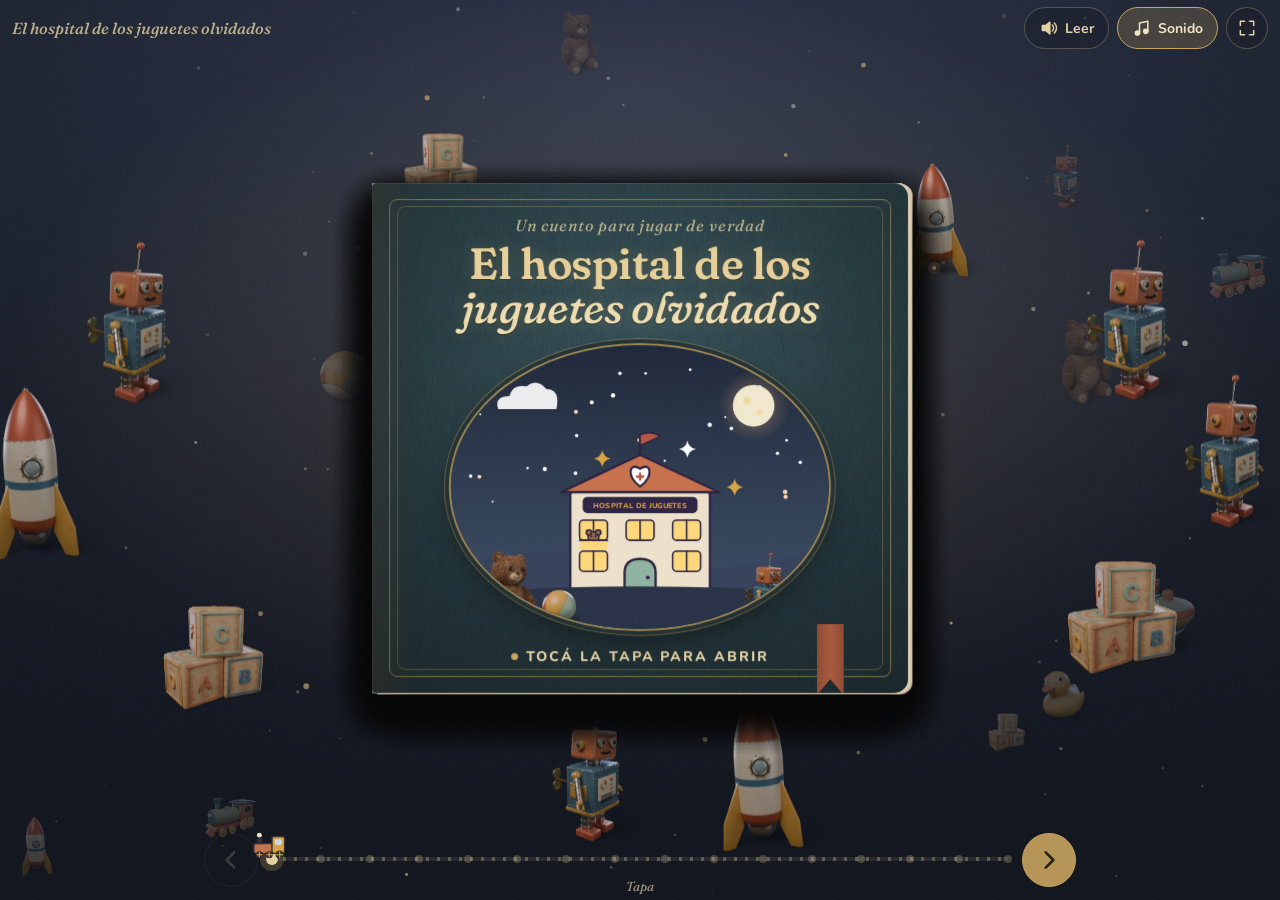
<file: index.html>
<!doctype html>
<html lang="es">
<head>
  <meta charset="utf-8">
  <meta name="viewport" content="width=device-width, initial-scale=1, viewport-fit=cover">
  <title>El hospital de los juguetes olvidados</title>
  <meta name="description" content="Un cuento animado para chicos de 6 a 12 años sobre las pantallas, el juego y las chispitas de alegría sana.">
  <meta name="theme-color" content="#161b27">
  <meta property="og:title" content="El hospital de los juguetes olvidados">
  <meta property="og:description" content="Un cuento para jugar de verdad.">
  <link rel="icon" href="data:image/svg+xml,<svg xmlns='http://www.w3.org/2000/svg' viewBox='0 0 100 100'><text y='.9em' font-size='90'>🧸</text></svg>">
  <link rel="preconnect" href="https://fonts.googleapis.com">
  <link rel="preconnect" href="https://fonts.gstatic.com" crossorigin>
  <link href="https://fonts.googleapis.com/css2?family=Fraunces:opsz,wght,SOFT@9..144,500..700,100&family=Nunito:wght@600;700;800&display=swap" rel="stylesheet">
  <link rel="stylesheet" href="css/estilos.css?v=31">
</head>
<body class="animo-noche">

  <!-- Degradés y filtros compartidos por las ilustraciones (paleta apagada) -->
  <svg class="defs" width="0" height="0" aria-hidden="true" focusable="false">
    <defs>
      <linearGradient id="gNoche" x1="0" y1="0" x2="0" y2="1"><stop offset="0" stop-color="#1c2538"/><stop offset="1" stop-color="#3e5068"/></linearGradient>
      <linearGradient id="gDia" x1="0" y1="0" x2="0" y2="1"><stop offset="0" stop-color="#a9c6d3"/><stop offset="1" stop-color="#eee6d6"/></linearGradient>
      <linearGradient id="gAtardecer" x1="0" y1="0" x2="0" y2="1"><stop offset="0" stop-color="#d9a17f"/><stop offset="1" stop-color="#f1e0c6"/></linearGradient>
      <linearGradient id="gAmanecer" x1="0" y1="0" x2="0" y2="1"><stop offset="0" stop-color="#e2ae86"/><stop offset=".6" stop-color="#efd9b8"/><stop offset="1" stop-color="#f4ead8"/></linearGradient>
      <linearGradient id="gCuarto" x1="0" y1="0" x2="0" y2="1"><stop offset="0" stop-color="#c9d6d6"/><stop offset="1" stop-color="#ebe6dc"/></linearGradient>
      <linearGradient id="gOscuro" x1="0" y1="0" x2="0" y2="1"><stop offset="0" stop-color="#141a28"/><stop offset="1" stop-color="#2a3650"/></linearGradient>
      <linearGradient id="gPantalla" x1="0" y1="0" x2="0" y2="1"><stop offset="0" stop-color="#c3f0ff"/><stop offset="1" stop-color="#5fb8e6"/></linearGradient>
      <radialGradient id="gLuzFria"><stop offset="0" stop-color="#7fd6ff" stop-opacity=".7"/><stop offset="1" stop-color="#7fd6ff" stop-opacity="0"/></radialGradient>
      <radialGradient id="gLuzCalida"><stop offset="0" stop-color="#f0c27a" stop-opacity=".85"/><stop offset="1" stop-color="#e0a070" stop-opacity="0"/></radialGradient>
      <filter id="fGris"><feColorMatrix type="saturate" values=".1"/></filter>
    </defs>
  </svg>

  <!-- MUNDO (atrás del libro): juguetes flotando, luz y polvo -->
  <div class="mundo" id="mundo" aria-hidden="true">
    <div class="mundo-tinte"></div>
    <canvas id="ambiente"></canvas>
    <div class="capa capa-lejos" id="capaLejos"></div>
    <div class="capa capa-medio" id="capaMedio"></div>
    <div class="capa capa-asomos" id="asomos"></div>
  </div>

  <div id="precarga" aria-hidden="true">
    <div class="pre-osito">🧸</div>
    <p>Abriendo el cuento…</p>
  </div>

  <header class="barra">
    <div class="marca"><span class="marca-txt">El hospital de los juguetes olvidados</span></div>
    <div class="controles">
      <button class="ctrl" id="btnVoz" aria-pressed="false" title="Leer en voz alta">
        <svg viewBox="0 0 24 24" aria-hidden="true"><path class="lleno" d="M4 9v6h4l5 4V5L8 9H4z"/><path class="onda" d="M16 8.5a5 5 0 0 1 0 7M18.5 6a8.5 8.5 0 0 1 0 12"/></svg>
        <span>Leer</span>
      </button>
      <button class="ctrl" id="btnSonido" aria-pressed="true" title="Música y sonidos">
        <svg viewBox="0 0 24 24" aria-hidden="true"><path d="M9 18V6l10-2v12"/><circle class="lleno" cx="6.5" cy="18" r="2.5"/><circle class="lleno" cx="16.5" cy="16" r="2.5"/></svg>
        <span>Sonido</span>
      </button>
      <button class="ctrl ctrl-solo" id="btnPantalla" title="Pantalla completa" aria-label="Pantalla completa">
        <svg viewBox="0 0 24 24" aria-hidden="true"><path d="M4 9V4h5M20 9V4h-5M4 15v5h5M20 15v5h-5"/></svg>
      </button>
    </div>
  </header>

  <main class="escenario" id="escenario">
    <div class="flota">
      <div class="inclina" id="inclina">
        <div class="libro cerrado" id="libro" aria-live="polite"></div>
      </div>
    </div>
  </main>

  <!-- FRENTE (arriba del libro): cosas que salen del libro, personajes en el borde, flechas-guía -->
  <div class="frente-mundo" id="frenteMundo" aria-hidden="true"></div>
  <div class="bordes" id="bordes"></div>
  <svg class="guia" id="guia" aria-hidden="true"></svg>

  <nav class="ruta" aria-label="Pasar páginas">
    <button class="nav-btn" id="ant" aria-label="Página anterior">
      <svg viewBox="0 0 24 24" aria-hidden="true"><path d="M15 5l-7 7 7 7"/></svg>
    </button>
    <div class="riel">
      <div class="via"></div>
      <div class="estaciones" id="estaciones"></div>
      <div class="trencito" id="trencito" aria-hidden="true">
        <svg viewBox="0 0 60 40">
          <rect x="4" y="16" width="30" height="14" rx="3" fill="#c8704a" stroke="#2e2a33" stroke-width="2"/>
          <rect x="30" y="6" width="18" height="24" rx="3" fill="#d9a441" stroke="#2e2a33" stroke-width="2"/>
          <rect x="34" y="10" width="10" height="8" rx="2" fill="#c9dde6"/>
          <rect x="9" y="8" width="7" height="9" fill="#2e2a33"/>
          <circle class="humo" cx="12" cy="4" r="3.5" fill="#efe3cc"/>
          <g class="rueda"><circle cx="12" cy="32" r="5" fill="#2e2a33"/><path d="M12 28v8M8 32h8" stroke="#d9a441" stroke-width="1.5"/></g>
          <g class="rueda"><circle cx="26" cy="32" r="5" fill="#2e2a33"/><path d="M26 28v8M22 32h8" stroke="#d9a441" stroke-width="1.5"/></g>
          <g class="rueda"><circle cx="41" cy="32" r="6" fill="#2e2a33"/><path d="M41 27v10M36 32h10" stroke="#d9a441" stroke-width="1.5"/></g>
        </svg>
      </div>
      <div class="contador" id="contador">Tapa</div>
    </div>
    <button class="nav-btn nav-sig" id="sig" aria-label="Página siguiente">
      <svg viewBox="0 0 24 24" aria-hidden="true"><path d="M9 5l7 7-7 7"/></svg>
    </button>
  </nav>

  <div class="confeti-capa" id="confeti" aria-hidden="true"></div>
  <div class="grano" aria-hidden="true"></div>

  <div class="modal" id="grandes" role="dialog" aria-modal="true" aria-labelledby="grandesTitulo" hidden>
    <div class="modal-caja">
      <button class="modal-cerrar" data-accion="cerrar" aria-label="Cerrar">✕</button>
      <h2 id="grandesTitulo">Para mamás, papás y docentes</h2>
      <p>Este cuento es una invitación a conversar, no un reto. Algunas ideas para después de leerlo:</p>
      <ul id="consejos"></ul>
      <button class="btn-suave" data-accion="cerrar">Entendido</button>
    </div>
  </div>

  <!-- DISEÑO: texto + ilustraciones · FUNCIONALIDAD: mundo + libro -->
  <script src="js/cuento.js?v=31"></script>
  <script src="js/ilustraciones.js?v=31"></script>
  <script src="js/mundo.js?v=31"></script>
  <script src="js/app.js?v=32"></script>
</body>
</html>
</file>
<file: css/estilos.css>
/* ============================================================
   ESTILO · El hospital de los juguetes olvidados
   Paleta apagada y cálida: noche profunda, papel crema, dorado viejo
   y un solo acento terracota. Lo frío (cian) es solo de las pantallas.
   ============================================================ */
:root {
  --fondo: #161b27;
  --fondo-2: #232b3d;
  --papel: #f3ebdc;
  --papel-2: #e9ddc7;
  --tinta: #2e2a33;
  --tinta-suave: #6a6070;
  --terracota: #c8704a;
  --terracota-texto: #a4512e;
  --oro: #c9a45c;
  --oro-claro: #e6d3a3;
  --salvia: #8fb3a0;
  --petroleo: #3f6e8c;
  --crema: #efe3cc;
  --frio: #7fd6ff;
  --pw: 360px;   /* ancho de UNA página */
  --ph: 300px;   /* alto de UNA página */
  --ease: cubic-bezier(.16, 1, .3, 1);
  --giro: cubic-bezier(.645, .045, .355, 1);
  --t-hoja: 1.1s;
  --barra: 56px;
  --ruta: 80px;
  --serif: 'Fraunces', Georgia, serif;
}

* { box-sizing: border-box; }
html, body { margin: 0; height: 100%; overflow: hidden; }
body {
  background: radial-gradient(110% 80% at 50% 10%, #2a3348 0%, var(--fondo) 60%, #0e121b 100%);
  color: var(--crema);
  font-family: 'Nunito', system-ui, sans-serif;
  -webkit-tap-highlight-color: transparent;
  -webkit-user-select: none; user-select: none;
  touch-action: manipulation; overscroll-behavior: none;
}
button { font: inherit; color: inherit; cursor: pointer; touch-action: manipulation; }
.defs { position: absolute; width: 0; height: 0; overflow: hidden; }

/* ---------- MUNDO (atrás) ---------- */
.mundo { position: fixed; inset: 0; z-index: 0; pointer-events: none; overflow: hidden; }
.mundo-tinte {
  position: absolute; inset: -10%; transition: background 1.6s ease, opacity 1.6s;
  background: radial-gradient(60% 50% at 50% 42%, rgba(240, 194, 122, .16), transparent 70%);
}
.animo-frio .mundo-tinte { background: radial-gradient(60% 55% at 50% 45%, rgba(127, 214, 255, .2), transparent 70%); }
.animo-calido .mundo-tinte { background: radial-gradient(65% 55% at 50% 45%, rgba(224, 160, 112, .28), transparent 72%); }
.animo-dia .mundo-tinte { background: radial-gradient(70% 60% at 50% 40%, rgba(233, 214, 170, .3), transparent 72%); }
#ambiente { position: absolute; inset: 0; width: 100%; height: 100%; }
.capa { position: absolute; inset: 0; will-change: transform; }
.flotante { position: absolute; left: 0; top: 0; transition: opacity 1.2s ease; }
.flotante img, .flotante svg { display: block; width: 100%; height: auto; }
.flotante .gira { animation: flotarMundo var(--dur, 9s) ease-in-out var(--del, 0s) infinite alternate; }
@keyframes flotarMundo {
  from { transform: translateY(0) rotate(var(--r0, -8deg)); }
  to { transform: translateY(-22px) rotate(var(--r1, 8deg)); }
}
.capa-lejos .flotante { opacity: .32; }
.capa-medio .flotante { opacity: .85; }
.animo-frio .capa-lejos .flotante, .animo-frio .capa-medio .flotante { opacity: .22; }
.animo-frio .capa-medio .flotante.pantalla { opacity: 1; }
.flotante.pantalla { opacity: 0; }
.flotante.pantalla .gira { background: radial-gradient(closest-side, rgba(127, 214, 255, .35), transparent); border-radius: 50%; }
.animo-frio .flotante.pantalla { opacity: 1; }
.animo-calido .capa-medio .flotante, .animo-dia .capa-medio .flotante { opacity: 1; }

/* Juguetes que se asoman por detrás del libro */
.asomo { position: absolute; will-change: transform; animation: asomo 3.4s var(--ease) forwards; }
.asomo img, .asomo svg { display: block; width: 100%; height: auto; }
@keyframes asomo {
  0% { transform: translate(0, 0) rotate(0); }
  22% { transform: translate(var(--ax), var(--ay)) rotate(var(--ar)); }
  34% { transform: translate(var(--ax), var(--ay)) rotate(calc(var(--ar) * -1)); }
  46% { transform: translate(var(--ax), var(--ay)) rotate(var(--ar)); }
  70% { transform: translate(var(--ax), var(--ay)) rotate(0); }
  100% { transform: translate(0, 0) rotate(0); }
}

/* ---------- FRENTE (arriba del libro) ---------- */
.frente-mundo { position: fixed; inset: 0; z-index: 12; pointer-events: none; overflow: hidden; }
.volador { position: absolute; left: 0; top: 0; will-change: transform, opacity; }
.volador img, .volador svg { display: block; width: 100%; height: auto; }
.bordes { position: fixed; inset: 0; z-index: 13; pointer-events: none; }
.borde-pj { position: absolute; pointer-events: auto; cursor: pointer; transition: transform .8s var(--ease), opacity .6s; }
.borde-pj .cuerpo { animation: bordeRespira 3s ease-in-out infinite; transform-origin: 50% 100%; }
.borde-pj img, .borde-pj svg { display: block; width: 100%; height: auto; }
.borde-pj.salta .cuerpo { animation: bordeSalta .7s var(--ease); }
.borde-pj.oculto { opacity: 0; transform: translateY(20px) scale(.8); pointer-events: none; }
@keyframes bordeRespira { 50% { transform: scale(1.03, .97); } }
@keyframes bordeSalta { 0% { transform: none; } 35% { transform: translateY(-18px) rotate(-6deg); } 70% { transform: translateY(0) scale(1.08, .92); } 100% { transform: none; } }
.globo-html {
  position: absolute; transform: translate(-50%, -100%); padding: 6px 12px; border-radius: 14px; white-space: nowrap;
  background: var(--papel); color: var(--tinta); font: 700 14px 'Nunito', sans-serif; box-shadow: 0 6px 16px rgba(0, 0, 0, .3);
  animation: globoHtml 2s var(--ease) forwards; pointer-events: none; z-index: 14;
}
.globo-html::after { content: ''; position: absolute; left: 50%; bottom: -6px; width: 12px; height: 12px; background: var(--papel); transform: translateX(-50%) rotate(45deg); border-radius: 2px; }
@keyframes globoHtml { 0% { opacity: 0; transform: translate(-50%, -80%) scale(.6); } 15% { opacity: 1; transform: translate(-50%, -100%) scale(1); } 80% { opacity: 1; } 100% { opacity: 0; transform: translate(-50%, -120%); } }

/* Flechas-guía que apuntan desde afuera a lo que hay que tocar */
.guia { position: fixed; inset: 0; width: 100%; height: 100%; z-index: 21; pointer-events: none; overflow: visible; transition: opacity .4s; }
.guia .trazo { fill: none; stroke: var(--oro-claro); stroke-width: 3; stroke-linecap: round; stroke-dasharray: 2 9; }
.guia .trazo-dibujo { animation: guiaDibujo 1.2s var(--ease) both, guiaMarcha 1s linear 1.2s infinite; }
@keyframes guiaDibujo { from { stroke-dashoffset: 400; opacity: 0; } to { stroke-dashoffset: 0; opacity: 1; } }
@keyframes guiaMarcha { from { stroke-dashoffset: 0; } to { stroke-dashoffset: -22; } }
.guia .punta { fill: var(--oro-claro); animation: aparecer .4s ease 1s both; }
.guia .aro { fill: none; stroke: var(--oro-claro); stroke-width: 2.5; transform-box: fill-box; transform-origin: center; animation: aro 1.6s ease-out 1.1s infinite; opacity: 0; }
.guia .luciernaga { animation: aparecer .5s ease both; }
.guia .luciernaga .brillo { animation: luciernaga 1.4s ease-in-out infinite; transform-box: fill-box; transform-origin: center; }
@keyframes aparecer { from { opacity: 0; } to { opacity: 1; } }
@keyframes aro { 0% { transform: scale(.4); opacity: .9; } 100% { transform: scale(1.8); opacity: 0; } }
@keyframes luciernaga { 50% { transform: scale(1.35); opacity: .7; } }
.guia.fuera { opacity: 0; }

/* ---------- Grano ---------- */
.grano {
  position: fixed; inset: -20%; z-index: 30; pointer-events: none; opacity: .07;
  background-image: url("data:image/svg+xml,%3Csvg xmlns='http://www.w3.org/2000/svg' width='160' height='160'%3E%3Cfilter id='n'%3E%3CfeTurbulence type='fractalNoise' baseFrequency='.9' numOctaves='2' stitchTiles='stitch'/%3E%3C/filter%3E%3Crect width='100%25' height='100%25' filter='url(%23n)'/%3E%3C/svg%3E");
  animation: grano 1s steps(5) infinite;
}
@keyframes grano { 0% { transform: translate(0, 0); } 25% { transform: translate(-3%, 2%); } 50% { transform: translate(2%, -3%); } 75% { transform: translate(-2%, -1%); } 100% { transform: translate(0, 0); } }

/* ---------- Precarga ---------- */
#precarga {
  position: fixed; inset: 0; z-index: 100; background: var(--fondo);
  display: grid; place-content: center; justify-items: center; gap: 14px;
  font-family: var(--serif); font-size: 19px; color: var(--oro-claro);
  clip-path: inset(0 0 0 0); transition: clip-path 1s cubic-bezier(.77, 0, .18, 1);
}
#precarga.fuera { clip-path: inset(0 0 100% 0); }
#precarga p { margin: 0; font-style: italic; }
.pre-osito { font-size: 44px; animation: preOsito 1s ease-in-out infinite; }
@keyframes preOsito { 50% { transform: translateY(-10px) rotate(-8deg); } }

/* ---------- Barra superior ---------- */
.barra {
  position: fixed; top: 0; left: 0; right: 0; height: var(--barra); z-index: 20;
  display: flex; align-items: center; justify-content: space-between; gap: 10px;
  padding: env(safe-area-inset-top) max(12px, env(safe-area-inset-right)) 0 max(12px, env(safe-area-inset-left));
}
.marca { min-width: 0; font-family: var(--serif); font-weight: 500; font-style: italic; font-size: 16px; color: rgba(230, 211, 163, .8); }
.marca-txt { white-space: nowrap; overflow: hidden; text-overflow: ellipsis; display: block; }
.controles { display: flex; gap: 8px; flex: none; }
.ctrl {
  display: inline-flex; align-items: center; gap: 6px; height: 42px; padding: 0 14px; border-radius: 21px;
  border: 1px solid rgba(230, 211, 163, .28); background: rgba(22, 27, 39, .55);
  font-family: 'Nunito', sans-serif; font-weight: 700; font-size: 14px; color: var(--oro-claro);
  transition: background .3s, border-color .3s, color .3s, transform .3s var(--ease);
}
.ctrl svg { width: 20px; height: 20px; fill: none; stroke: currentColor; stroke-width: 1.8; stroke-linecap: round; stroke-linejoin: round; }
.ctrl svg .lleno { fill: currentColor; }
.ctrl-solo { padding: 0 10px; }
.ctrl[aria-pressed="true"] { background: rgba(201, 164, 92, .22); border-color: var(--oro); color: #f3e6c4; }
#btnVoz[aria-pressed="true"] .onda { animation: onda 1s ease-in-out infinite; }
@keyframes onda { 50% { opacity: .3; } }
.ctrl:active { transform: scale(.94); }

/* ---------- Escenario y libro ---------- */
.escenario {
  position: fixed; left: 0; right: 0; top: var(--barra); bottom: var(--ruta); z-index: 5;
  display: grid; place-items: center; perspective: 1800px;
}
.flota { animation: flota 7s ease-in-out infinite; }
@keyframes flota { 0%, 100% { transform: translateY(0) rotate(-.25deg); } 50% { transform: translateY(-5px) rotate(.25deg); } }
.inclina { transform-style: preserve-3d; }

.libro { position: relative; perspective: 2600px; transition: transform 1.1s var(--giro); touch-action: none; }
.modo-h .libro { width: calc(var(--pw) * 2); height: var(--ph); }
.modo-v .libro { width: var(--pw); height: calc(var(--ph) * 2); }
.modo-h .libro.cerrado { transform: translateX(calc(var(--pw) * -.5)); }
.modo-v .libro.cerrado { transform: translateY(calc(var(--ph) * -.5)); }
.libro::before { /* sombra sobre la mesa */
  content: ''; position: absolute; left: 3%; right: 3%; bottom: -30px; height: 44px; border-radius: 50%;
  background: radial-gradient(closest-side, rgba(0, 0, 0, .6), transparent); filter: blur(6px); z-index: -1; transition: left 1.1s var(--giro);
}
.modo-h .libro.cerrado::before { left: 53%; }

.hoja {
  position: absolute; width: var(--pw); height: var(--ph);
  transform-style: preserve-3d; transition: transform var(--t-hoja) var(--giro);
}
.modo-h .hoja { left: var(--pw); top: 0; transform-origin: left center; }
.modo-h .hoja.volteada { transform: rotateY(-180deg); }
.modo-v .hoja { left: 0; top: var(--ph); transform-origin: center top; }
.modo-v .hoja.volteada { transform: rotateX(180deg); }

.cara {
  position: absolute; inset: 0; overflow: hidden;
  -webkit-backface-visibility: hidden; backface-visibility: hidden;
  background:
    radial-gradient(120% 90% at 30% 15%, rgba(255, 255, 255, .55), transparent 60%),
    url("data:image/svg+xml,%3Csvg xmlns='http://www.w3.org/2000/svg' width='220' height='220'%3E%3Cfilter id='p'%3E%3CfeTurbulence type='fractalNoise' baseFrequency='.65' numOctaves='3'/%3E%3CfeColorMatrix values='0 0 0 0 .45 0 0 0 0 .36 0 0 0 0 .24 0 0 0 .09 0'/%3E%3C/filter%3E%3Crect width='100%25' height='100%25' filter='url(%23p)'/%3E%3C/svg%3E"),
    var(--papel);
  color: var(--tinta);
}
.modo-h .dorso { transform: rotateY(180deg); }
.modo-v .dorso { transform: rotateX(180deg); }
.modo-h .frente { border-radius: 3px 12px 12px 3px; box-shadow: 2px 0 0 #e2d4bb, 4px 1px 0 #d6c6aa, 0 20px 40px rgba(0, 0, 0, .45); }
.modo-h .dorso { border-radius: 12px 3px 3px 12px; box-shadow: -2px 0 0 #e2d4bb, -4px 1px 0 #d6c6aa, 0 20px 40px rgba(0, 0, 0, .45); }
.modo-v .frente { border-radius: 3px 3px 12px 12px; box-shadow: 0 2px 0 #e2d4bb, 1px 4px 0 #d6c6aa, 0 18px 36px rgba(0, 0, 0, .45); }
.modo-v .dorso { border-radius: 12px 12px 3px 3px; box-shadow: 0 -2px 0 #e2d4bb, 0 18px 36px rgba(0, 0, 0, .35); }
/* sombra del lomo */
.cara::before { content: ''; position: absolute; pointer-events: none; z-index: 6; }
.modo-h .frente::before { left: 0; top: 0; bottom: 0; width: 9%; background: linear-gradient(90deg, rgba(70, 50, 30, .28), transparent); }
.modo-h .dorso::before { right: 0; top: 0; bottom: 0; width: 9%; background: linear-gradient(270deg, rgba(70, 50, 30, .28), transparent); }
.modo-v .frente::before { left: 0; right: 0; top: 0; height: 10%; background: linear-gradient(180deg, rgba(70, 50, 30, .26), transparent); }
.modo-v .dorso::before { left: 0; right: 0; bottom: 0; height: 10%; background: linear-gradient(0deg, rgba(70, 50, 30, .26), transparent); }
/* sombra que recorre la hoja al girar */
.cara::after { content: ''; position: absolute; inset: 0; pointer-events: none; z-index: 7; opacity: 0; background: linear-gradient(270deg, rgba(20, 14, 30, .45), transparent 75%); }
.modo-v .cara::after { background: linear-gradient(0deg, rgba(20, 14, 30, .45), transparent 75%); }
.hoja.girando .cara::after { animation: sombraGiro var(--t-hoja) var(--giro); }
@keyframes sombraGiro { 50% { opacity: 1; } }

/* ---------- Página ilustrada (izquierda / arriba) ---------- */
.pag-ilu { position: absolute; inset: calc(var(--pw) * .025); }
.ilu { position: absolute; inset: 0; border-radius: 9px; overflow: hidden; background: #1d2333; box-shadow: inset 0 0 0 1px rgba(46, 42, 51, .18); }
.ilu > svg { position: absolute; inset: 0; width: 100%; height: 100%; display: block; }
.ilu::after { /* viñeta suave, como impresión en papel */
  content: ''; position: absolute; inset: 0; pointer-events: none; border-radius: inherit;
  background: radial-gradient(ellipse at center, transparent 60%, rgba(30, 20, 10, .3) 100%);
}
.pista {
  position: absolute; left: 50%; bottom: 8px; transform: translate(-50%, 10px); opacity: 0; z-index: 3;
  display: flex; align-items: center; gap: 6px; padding: 5px 12px 5px 8px; border-radius: 99px;
  background: rgba(243, 235, 220, .94); color: var(--tinta); box-shadow: 0 4px 12px rgba(0, 0, 0, .25);
  font-weight: 800; font-size: clamp(12px, calc(var(--pw) * .036), 16px); white-space: nowrap;
  pointer-events: none; transition: opacity .5s, transform .5s var(--ease);
}
.pista svg { width: 1.3em; height: 1.3em; animation: mano 1.1s ease-in-out infinite; }
@keyframes mano { 50% { transform: translateY(-3px) scale(.92); } }
.viva .pista { opacity: 1; transform: translate(-50%, 0); transition-delay: 1.8s; }
.viva.tocado .pista { opacity: 0; transform: translate(-50%, 10px); transition-delay: 0s; }

/* ---------- Página de texto (derecha / abajo) ---------- */
.pag-txt { position: absolute; inset: 0; display: flex; flex-direction: column; align-items: center; justify-content: center; padding: 6% 9% 10%; text-align: center; }
.adorno { width: 30%; max-width: 120px; height: auto; margin-bottom: 3%; opacity: .7; flex: none; }
.texto { width: 100%; flex: 0 1 auto; min-height: 0; display: flex; align-items: center; justify-content: center; }
.texto p { margin: 0; font-weight: 700; line-height: 1.4; color: var(--tinta); text-wrap: pretty; }
.texto.grande p { font-family: var(--serif); font-weight: 600; line-height: 1; }
.w { display: inline-block; white-space: nowrap; opacity: 0; transform: translateY(.4em); filter: blur(6px); }
.w .acc { color: var(--terracota-texto); font-weight: 800; }
.texto.grande .acc { display: inline-block; font-weight: 600; }
.viva .w {
  opacity: 1; transform: none; filter: blur(0);
  transition: opacity .7s var(--ease), transform .8s var(--ease), filter .7s var(--ease), background .2s;
  transition-delay: calc(.5s + var(--i) * 38ms), calc(.5s + var(--i) * 38ms), calc(.5s + var(--i) * 38ms), 0s;
}
.w.dice { background: rgba(201, 164, 92, .35); border-radius: .25em; box-shadow: 0 0 0 .1em rgba(201, 164, 92, .35); }
.viva .texto.grande .acc { animation: jugamosTxt 1.6s var(--ease) 1.4s infinite; }
@keyframes jugamosTxt { 0%, 100% { transform: none; } 30% { transform: translateY(-.1em) rotate(-3deg) scale(1.06); } 60% { transform: rotate(2deg); } }
.folio { position: absolute; bottom: 4.5%; left: 0; right: 0; text-align: center; font-family: var(--serif); font-style: italic; font-size: 12px; color: var(--tinta-suave); opacity: .7; pointer-events: none; }
.esquina {
  position: absolute; right: 0; bottom: 0; width: 44px; height: 44px; border: 0; padding: 0; z-index: 8;
  background: linear-gradient(315deg, transparent 50%, rgba(46, 42, 51, .14) 50%, #e0d1b6 56%, #f6efe2 100%);
  border-radius: 0 0 12px 0; transform-origin: 100% 100%;
}
.viva .esquina { animation: esquina 2.6s ease-in-out 3s infinite; }
@keyframes esquina { 0%, 70%, 100% { transform: scale(1); } 80% { transform: scale(1.4); } 90% { transform: scale(1.1); } }

/* ---------- Tapa ---------- */
.portada .frente {
  background:
    url("data:image/svg+xml,%3Csvg xmlns='http://www.w3.org/2000/svg' width='200' height='200'%3E%3Cfilter id='t'%3E%3CfeTurbulence type='fractalNoise' baseFrequency='1.2 .08' numOctaves='2'/%3E%3CfeColorMatrix values='0 0 0 0 0 0 0 0 0 0 0 0 0 0 0 0 0 0 .22 0'/%3E%3C/filter%3E%3Crect width='100%25' height='100%25' filter='url(%23t)'/%3E%3C/svg%3E"),
    radial-gradient(90% 80% at 50% 30%, #3b5a63, #24393f 60%, #1a2a2f);
  color: var(--oro-claro);
}
.modo-h .portada .frente { border-radius: 4px 14px 14px 4px; }
.modo-v .portada .frente { border-radius: 4px 4px 14px 14px; }
.tapa {
  position: absolute; inset: 0; display: grid; grid-template-rows: auto auto minmax(0, 1fr) auto; justify-items: center; align-items: center;
  padding: 6% 8% 5%; text-align: center; cursor: pointer;
}
.tapa::before, .tapa::after { content: ''; position: absolute; pointer-events: none; border: 1.5px solid rgba(201, 164, 92, .6); border-radius: 8px; }
.tapa::before { inset: 3.2%; }
.tapa::after { inset: 4.6%; border-width: 1px; border-color: rgba(201, 164, 92, .35); }
.tapa-etq { font-family: var(--serif); font-style: italic; font-size: clamp(11px, calc(var(--pw) * .036), 16px); letter-spacing: .06em; color: rgba(230, 211, 163, .8); }
.titulo {
  margin: .15em 0 .15em; font-family: var(--serif); font-weight: 600; font-variation-settings: 'SOFT' 100;
  font-size: calc(var(--pw) * .082); line-height: 1; letter-spacing: -.01em; color: #e9d29a;
  text-shadow: 0 1px 0 rgba(0, 0, 0, .5), 0 0 16px rgba(201, 164, 92, .25);
}
.titulo .pal { display: inline-block; white-space: nowrap; }
.titulo .l { display: inline-block; }
.viva .titulo .l { animation: letra 3.6s ease-in-out infinite; animation-delay: calc(var(--i) * 60ms); }
@keyframes letra { 0%, 75%, 100% { transform: none; } 84% { transform: translateY(-.08em); } }
.titulo em { font-style: italic; font-weight: 500; color: #f1dfb2; }
.tapa-ilu { position: relative; width: 100%; height: 100%; min-height: 0; }
.medallon {
  position: absolute; left: 50%; top: 50%; height: 94%; aspect-ratio: 4 / 3; max-width: 88%; transform: translate(-50%, -50%);
  border-radius: 50%; overflow: hidden; box-shadow: 0 0 0 2px rgba(201, 164, 92, .75), 0 0 0 6px rgba(26, 42, 47, .9), 0 0 0 7px rgba(201, 164, 92, .4), 0 10px 26px rgba(0, 0, 0, .45);
}
.medallon svg { width: 100%; height: 100%; display: block; }
.abrir-hint { display: inline-flex; align-items: center; gap: 8px; margin-top: 2%; font-weight: 800; font-size: clamp(11px, calc(var(--pw) * .032), 14px); letter-spacing: .14em; text-transform: uppercase; color: var(--oro-claro); }
.abrir-hint .punto { width: 7px; height: 7px; border-radius: 50%; background: var(--oro); animation: puntoAbrir 1.6s ease-out infinite; }
@keyframes puntoAbrir { 0% { box-shadow: 0 0 0 0 rgba(201, 164, 92, .7); } 100% { box-shadow: 0 0 0 12px rgba(201, 164, 92, 0); } }
.cinta { /* señalador de tela que asoma */
  position: absolute; right: 12%; bottom: -2px; width: calc(var(--pw) * .05); height: calc(var(--ph) * .14); z-index: 2;
  background: linear-gradient(90deg, #8f4a31, #a9583b 50%, #8f4a31); clip-path: polygon(0 0, 100% 0, 100% 100%, 50% 78%, 0 100%);
  transform-origin: 50% 0; animation: cinta 3s ease-in-out infinite;
}
@keyframes cinta { 50% { transform: rotate(4deg); } }
.guardas { position: absolute; inset: 0; display: grid; place-content: center; justify-items: center; gap: 8px; padding: 10%; text-align: center; }
.guardas h3 { margin: 0; font-family: var(--serif); font-weight: 600; font-size: calc(var(--pw) * .065); color: var(--tinta); }
.guardas p { margin: 0; font-weight: 700; font-size: calc(var(--pw) * .04); color: var(--tinta-suave); }
.contratapa { position: absolute; inset: 0; background: radial-gradient(90% 80% at 50% 30%, #3b5a63, #1a2a2f); }

/* ---------- Final ---------- */
.final-titulo { position: absolute; left: 0; right: 0; top: 26%; text-align: center; pointer-events: none; z-index: 2; }
.final-titulo h2 { margin: 0; font-family: var(--serif); font-weight: 600; font-size: calc(var(--pw) * .11); color: #fff8ea; text-shadow: 0 2px 0 rgba(0, 0, 0, .25), 0 0 20px rgba(0, 0, 0, .3); }
.final-titulo p { margin: .3em auto 0; max-width: 80%; font-weight: 800; font-size: clamp(12px, calc(var(--pw) * .042), 18px); color: #fff8ea; text-shadow: 0 1px 6px rgba(0, 0, 0, .5); }
.final-der { position: absolute; inset: 0; display: flex; flex-direction: column; justify-content: center; gap: calc(var(--ph) * .035); padding: 6% 7% 7%; text-align: center; }
.ruleta { display: flex; flex-direction: column; align-items: center; gap: calc(var(--ph) * .03); padding: calc(var(--ph) * .04); border-radius: 14px; background: rgba(255, 255, 255, .5); box-shadow: inset 0 0 0 1px rgba(46, 42, 51, .12); }
.ruleta-caja { display: flex; align-items: center; justify-content: center; gap: 10px; min-height: calc(var(--ph) * .14); width: 100%; }
.r-icono { font-size: calc(var(--ph) * .11); line-height: 1; display: inline-block; }
.r-texto { font-family: var(--serif); font-weight: 600; font-size: clamp(14px, calc(var(--pw) * .048), 21px); line-height: 1.15; text-align: left; }
.ruleta.girando .r-icono { animation: ruletaSalto .12s ease-in-out infinite alternate; }
.ruleta.listo .ruleta-caja { animation: ruletaListo .8s var(--ease); }
@keyframes ruletaSalto { to { transform: translateY(-4px) scale(1.1); } }
@keyframes ruletaListo { 0% { transform: scale(.7); } 60% { transform: scale(1.08); } 100% { transform: none; } }
.btn-suave {
  display: inline-flex; align-items: center; justify-content: center; min-height: 44px; padding: 0 20px; border-radius: 99px;
  border: 0; background: var(--tinta); color: var(--papel);
  font-family: 'Nunito', sans-serif; font-weight: 800; font-size: clamp(13px, calc(var(--pw) * .042), 17px);
  transition: transform .2s var(--ease), background .3s;
}
.btn-suave:active { transform: scale(.96); }
.promesa {
  width: 100%; min-height: 44px; border-radius: 12px; border: 1.5px dashed rgba(46, 42, 51, .35); background: transparent; color: var(--tinta);
  font-weight: 800; font-size: clamp(12px, calc(var(--pw) * .04), 16px); padding: 6px 10px; position: relative; transition: background .4s, border-color .4s;
}
.promesa.hecha { background: rgba(143, 179, 160, .45); border-style: solid; border-color: #5f7f6a; }
.sello {
  position: absolute; right: -6px; top: -12px; padding: 2px 8px; border: 2px solid var(--terracota-texto); border-radius: 8px;
  color: var(--terracota-texto); background: var(--papel); font-family: var(--serif); font-weight: 600; font-size: .78em; letter-spacing: .04em;
  transform: rotate(12deg) scale(0); opacity: 0;
}
.promesa.hecha .sello { animation: sello .6s var(--ease) forwards; }
@keyframes sello { 0% { transform: rotate(-20deg) scale(2.4); opacity: 0; } 100% { transform: rotate(12deg) scale(1); opacity: 1; } }
.final-links { display: flex; gap: 8px; flex-wrap: wrap; justify-content: center; }
.link-btn { min-height: 40px; padding: 0 14px; border-radius: 99px; border: 1px solid rgba(46, 42, 51, .25); background: transparent; color: var(--tinta); font-weight: 800; font-size: clamp(12px, calc(var(--pw) * .036), 15px); }

/* ---------- Ruta (abajo) ---------- */
.ruta {
  position: fixed; left: 0; right: 0; bottom: 0; height: var(--ruta); z-index: 20;
  display: flex; align-items: center; gap: 14px; max-width: 900px; margin: 0 auto;
  padding: 0 max(14px, env(safe-area-inset-right)) env(safe-area-inset-bottom) max(14px, env(safe-area-inset-left));
}
.nav-btn {
  flex: none; width: 54px; height: 54px; border-radius: 50%; display: grid; place-items: center;
  background: rgba(22, 27, 39, .6); border: 1px solid rgba(230, 211, 163, .3);
  transition: transform .25s var(--ease), background .3s, opacity .3s;
}
.nav-btn svg { width: 26px; height: 26px; fill: none; stroke: var(--oro-claro); stroke-width: 2.4; stroke-linecap: round; stroke-linejoin: round; }
.nav-sig { background: rgba(201, 164, 92, .9); border-color: var(--oro); }
.nav-sig svg { stroke: #221c14; }
.nav-btn:active { transform: scale(.9); }
.nav-btn:disabled { opacity: .2; pointer-events: none; }
.nav-sig.pulso { animation: pulso 1.3s ease-in-out infinite; }
@keyframes pulso { 50% { transform: scale(1.12); box-shadow: 0 0 0 10px rgba(201, 164, 92, .2); } }
.riel { position: relative; flex: 1; height: 100%; }
.via { position: absolute; left: 0; right: 0; top: 46%; height: 4px; border-radius: 2px; background: repeating-linear-gradient(90deg, rgba(230, 211, 163, .3) 0 3px, transparent 3px 11px), rgba(230, 211, 163, .1); }
.estaciones { position: absolute; left: 0; right: 0; top: 46%; }
.estacion { position: absolute; top: 2px; width: 8px; height: 8px; border-radius: 50%; transform: translate(-50%, -50%); background: rgba(230, 211, 163, .25); transition: background .4s, transform .4s var(--ease); }
.estacion.pasada { background: var(--oro); }
.estacion.aca { background: var(--oro-claro); transform: translate(-50%, -50%) scale(1.5); box-shadow: 0 0 0 4px rgba(201, 164, 92, .25); }
.trencito { position: absolute; top: 46%; left: 0; width: 42px; transform: translate(-50%, -88%); transition: left 1.1s var(--giro); }
.trencito svg { display: block; width: 100%; animation: trenBob .5s ease-in-out infinite alternate; }
@keyframes trenBob { to { transform: translateY(-1.5px); } }
.trencito .humo { animation: humoTren 1.4s ease-out infinite; transform-box: fill-box; transform-origin: center; }
@keyframes humoTren { from { opacity: .9; transform: translate(0, 0) scale(.6); } to { opacity: 0; transform: translate(-6px, -8px) scale(1.6); } }
.trencito .rueda { transform-box: fill-box; transform-origin: center; }
.trencito.andando .rueda { animation: giro .35s linear infinite; }
.contador { position: absolute; left: 0; right: 0; bottom: 6px; text-align: center; font-family: var(--serif); font-style: italic; font-size: 13px; color: rgba(230, 211, 163, .7); }

/* ---------- Confeti ---------- */
.confeti-capa { position: fixed; inset: 0; pointer-events: none; z-index: 40; overflow: hidden; }
.papelito { position: absolute; width: 8px; height: 12px; border-radius: 2px; animation: papelito 1.8s cubic-bezier(.2, .6, .4, 1) forwards; }
@keyframes papelito { 0% { transform: translate(0, 0) rotate(0); opacity: 1; } 100% { transform: translate(var(--dx), var(--dy)) rotate(var(--r)); opacity: 0; } }

/* ---------- Modal ---------- */
.modal { position: fixed; inset: 0; z-index: 60; display: grid; place-items: center; padding: 16px; background: rgba(8, 10, 16, .65); }
.modal[hidden] { display: none; }
.modal-caja { position: relative; width: min(520px, 100%); max-height: 88vh; overflow-y: auto; padding: 26px 22px 22px; border-radius: 18px; background: var(--papel); color: var(--tinta); animation: modalIn .6s var(--ease); }
@keyframes modalIn { from { transform: translateY(30px) scale(.96); opacity: 0; } }
.modal-caja h2 { margin: 0 36px 10px 0; font-family: var(--serif); font-weight: 600; font-size: 24px; line-height: 1.1; }
.modal-caja p { margin: 0 0 10px; font-weight: 700; line-height: 1.45; }
.modal-caja ul { margin: 0 0 18px; padding-left: 20px; }
.modal-caja li { margin: 0 0 10px; font-weight: 600; line-height: 1.45; }
.modal-caja .btn-suave { width: 100%; font-size: 16px; }
.modal-cerrar { position: absolute; top: 12px; right: 12px; width: 44px; height: 44px; border-radius: 50%; border: 0; background: rgba(46, 42, 51, .08); font-size: 18px; color: var(--tinta); }

/* ---------- Texto dentro de los SVG ---------- */
.ilu text, .medallon text { font-family: 'Nunito', sans-serif; text-anchor: middle; }
.ilu .lb { font-weight: 800; font-size: 18px; fill: var(--tinta); }
.ilu .lb-g { font-size: 20px; }
.cartel { font-weight: 800; font-size: 9.5px; fill: #d9a441; letter-spacing: .4px; }
.ilu .globo { font-weight: 800; font-size: 14px; fill: var(--tinta); }
.ilu .etiqueta { font-weight: 800; font-size: 16px; fill: var(--tinta); }
.ilu .jugamos { font-family: var(--serif); font-weight: 600; font-size: 44px; fill: #c8704a; }
.ilu .pregunta { font-family: var(--serif); font-weight: 600; font-size: 44px; fill: #9cc3d5; opacity: .75; }
.ilu .pregunta.chica { font-size: 28px; }
.ilu .zzz { font-weight: 800; font-size: 18px; fill: #9cc3d5; opacity: .7; }
.ilu .hs { font-weight: 800; font-size: 18px; fill: #7fd6ff; }
.ilu .caja { font-weight: 800; font-size: 14px; fill: #f3ead0; letter-spacing: 1px; }
.tocable { cursor: pointer; }
.apagado { opacity: .55; transition: opacity .5s; }

/* ---------- Animaciones de las ilustraciones (solo en caras vivas) ---------- */
.ilu [class^="a-"], .ilu [class*=" a-"], .medallon [class^="a-"], .medallon [class*=" a-"], .fx, .particula, .burbuja-in { transform-box: fill-box; transform-origin: center; }
.a-respira, .a-mecer, .a-tambalear, .a-saltar, .a-rebote, .a-crecer, .a-sway, .fx, .a-saludo { transform-origin: 50% 100% !important; }
.a-saludar { transform-origin: 20% 12% !important; }
.a-tapa { transform-origin: 0% 100% !important; }
.a-bandera { transform-origin: 0% 50% !important; }
.burbuja-in { transform-origin: 50% 100% !important; }
.camara { transform-box: view-box; transform-origin: 200px 150px; }

.viva .camara { animation: camara 14s ease-in-out infinite alternate; }
@keyframes camara { from { transform: scale(1.02); } to { transform: scale(1.08) translate(-5px, -4px); } }
.viva .a-bob { animation: bob 2.6s ease-in-out infinite; }
.viva .a-respira { animation: respira 3.2s ease-in-out infinite; }
.viva .a-parpadeo { animation: parpadeo 4.2s infinite; }
.viva .a-titilar { animation: titilar 3s ease-in-out infinite; }
.viva .a-deriva { animation: deriva 10s ease-in-out infinite alternate; }
.viva .a-deriva-lenta { animation: deriva 16s ease-in-out infinite alternate-reverse; }
.viva .a-flotar { animation: flotar 3.4s ease-in-out infinite; }
.viva .a-latido { animation: latido 1.3s ease-in-out infinite; }
.viva .a-ventana { animation: ventana 3.6s ease-in-out infinite; }
.viva .a-asoma { animation: asoma 4s ease-in-out infinite; }
.viva .a-bandera { animation: bandera 1.2s ease-in-out infinite alternate; }
.viva .a-mecer { animation: mecer 3s ease-in-out infinite alternate; }
.viva .a-gota { animation: gota 1.8s ease-in infinite; }
.viva .a-ecg { stroke-dasharray: 140; animation: ecg 2.2s linear infinite; }
.viva .a-brillo { animation: brillo 2.4s ease-in-out infinite; }
.viva .a-pantalla { animation: pantalla 1.1s steps(2) infinite; }
.viva .a-rodar { animation: rodar 5s ease-in-out infinite alternate; }
.viva .a-rayos { animation: giro 40s linear infinite; }
.viva .a-saltar { animation: saltar 1s cubic-bezier(.3, 0, .5, 1) infinite; }
.viva .a-rebote { animation: rebote 1.1s cubic-bezier(.3, 0, .6, 1) infinite; }
.viva .a-sway { animation: sway 3.2s ease-in-out infinite alternate; }
.viva .a-cola { animation: cola 1s ease-in-out infinite alternate; }
.viva .a-giro { animation: giro 1.6s linear infinite; }
.viva .a-giro-rapido { animation: giro 1.4s linear infinite; }
.viva .a-giro-min { animation: giro .9s linear infinite; }
.viva .a-giro-hora { animation: giro 10.8s linear infinite; }
.viva .a-temblar { animation: temblar 2s ease-in-out infinite; }
.viva .a-alejar-i { animation: alejarI 5s ease-in-out infinite; }
.viva .a-alejar-d { animation: alejarD 5s ease-in-out infinite; animation-delay: -1.5s; }
.viva .a-tapa { animation: tapa 2s ease-in-out infinite; }
.viva .a-subir { animation: subir 3.2s ease-out infinite; }
.viva .a-tambalear { animation: tambalear 2.2s ease-in-out infinite; }
.viva .a-correr { animation: correr 2.4s ease-in-out infinite; }
.viva .a-latir { animation: latir 1.8s ease-in-out infinite; }
.viva .a-crecer { animation: crecer 2.6s var(--ease) infinite alternate; }
.viva .a-bamboleo { animation: bamboleo 1.8s ease-in-out infinite; }
.viva .a-brillito { animation: brillito 1.6s ease-in-out infinite; }
.viva .a-punto { animation: punto 1.2s ease-in-out infinite; }
.viva .a-caer { animation: caer 4s linear infinite; }
.viva .a-vuela { animation: vuela 3.4s ease-in 1.2s infinite; }
.viva .a-salir { animation: salir 2.6s var(--ease) both; }
.viva .a-arcoiris { stroke-dasharray: 100; stroke-dashoffset: 100; animation: arcoiris 2s var(--ease) forwards; }
.viva .a-saludo { animation: saludo .9s ease-in-out infinite alternate; }
.viva .a-saludar { animation: saludar .7s ease-in-out infinite alternate; }
.viva .a-humo { animation: humo 2s ease-out infinite; }
.viva .a-lagrima { animation: lagrima 2.8s ease-in infinite; }
.viva .a-luz { animation: titilar 1s steps(2) infinite; }
.viva .a-hilo { animation: hilo 3.2s ease-in-out infinite alternate; }
.viva .a-baja { animation: baja 1.6s var(--giro) 1.2s both; }
.viva .a-apaga { animation: apaga .6s ease 2.2s both; }
.viva .a-apaga-img { animation: apagaImg .6s ease 2.2s both; }
.viva .a-asomar { animation: asomar 1.2s var(--ease) 2.6s both; }
.viva .a-luz-sube { animation: luzSube 2s ease 2.4s both; }

@keyframes bob { 50% { transform: translateY(-6px); } }
@keyframes respira { 50% { transform: scale(1.03, .97); } }
@keyframes parpadeo { 0%, 93%, 100% { transform: scaleY(1); } 96% { transform: scaleY(.1); } }
@keyframes titilar { 0%, 100% { opacity: 1; } 50% { opacity: .25; } }
@keyframes deriva { from { transform: translateX(-14px); } to { transform: translateX(22px); } }
@keyframes flotar { 0%, 100% { transform: translateY(0) rotate(0); } 50% { transform: translateY(-8px) rotate(2deg); } }
@keyframes latido { 0%, 100% { transform: scale(1); } 15% { transform: scale(1.18); } 30% { transform: scale(1); } 45% { transform: scale(1.12); } }
@keyframes ventana { 0%, 100% { opacity: 1; } 50% { opacity: .72; } }
@keyframes asoma { 0%, 30%, 100% { transform: translateY(10px); } 45%, 80% { transform: translateY(0); } }
@keyframes bandera { from { transform: scaleX(1) skewY(0); } to { transform: scaleX(.86) skewY(6deg); } }
@keyframes mecer { from { transform: rotate(-3deg); } to { transform: rotate(3deg); } }
@keyframes gota { 0% { transform: translateY(0); opacity: 0; } 15% { opacity: 1; } 100% { transform: translateY(44px); opacity: 0; } }
@keyframes ecg { from { stroke-dashoffset: 140; } to { stroke-dashoffset: -140; } }
@keyframes brillo { 0%, 100% { opacity: .75; transform: scale(1); } 50% { opacity: 1; transform: scale(1.06); } }
@keyframes pantalla { 50% { opacity: .82; } }
@keyframes rodar { from { transform: translateX(0) rotate(0); } to { transform: translateX(26px) rotate(220deg); } }
@keyframes giro { to { transform: rotate(360deg); } }
@keyframes saltar { 0%, 100% { transform: translateY(0) scale(1.04, .96); } 40% { transform: translateY(-16px) scale(.97, 1.03); } 60% { transform: translateY(-16px); } }
@keyframes rebote { 0%, 100% { transform: translateY(0) scale(1.15, .85); } 12% { transform: translateY(-8px) scale(.95, 1.05); } 50% { transform: translateY(-64px) scale(1); } }
@keyframes sway { from { transform: rotate(-9deg) translateY(0); } to { transform: rotate(8deg) translateY(-6px); } }
@keyframes cola { from { transform: skewX(-8deg); } to { transform: skewX(8deg); } }
@keyframes temblar { 0%, 60%, 100% { transform: rotate(0); } 64% { transform: rotate(-8deg); } 68% { transform: rotate(8deg); } 72% { transform: rotate(-6deg); } 76% { transform: rotate(6deg); } 80% { transform: rotate(0); } }
@keyframes alejarI { 0%, 15% { transform: translateX(0); opacity: 1; } 70%, 100% { transform: translateX(-44px); opacity: .12; } }
@keyframes alejarD { 0%, 15% { transform: translateX(0); opacity: 1; } 70%, 100% { transform: translateX(44px); opacity: .12; } }
@keyframes tapa { 0%, 100% { transform: rotate(0); } 50% { transform: translate(-2px, -7px) rotate(-7deg); } }
@keyframes subir { 0% { transform: translateY(0) scale(.3); opacity: 0; } 20% { opacity: 1; } 100% { transform: translateY(-110px) scale(1.1) rotate(90deg); opacity: 0; } }
@keyframes tambalear { 0%, 100% { transform: rotate(-2deg); } 50% { transform: rotate(2deg); } }
@keyframes correr { 0%, 100% { transform: translate(0, 0); } 25% { transform: translate(14px, -8px); } 50% { transform: translate(28px, 0); } 75% { transform: translate(14px, -8px); } }
@keyframes latir { 0%, 100% { transform: scale(1); } 50% { transform: scale(1.06); } }
@keyframes crecer { from { transform: scaleY(.55); } to { transform: scaleY(1); } }
@keyframes bamboleo { 0%, 100% { transform: rotate(-5deg); } 50% { transform: rotate(5deg) scale(1.03); } }
@keyframes brillito { 0%, 100% { opacity: .9; } 50% { opacity: .2; } }
@keyframes punto { 0%, 100% { transform: translateY(0); opacity: .4; } 40% { transform: translateY(-4px); opacity: 1; } }
@keyframes caer { from { transform: translateY(0) rotate(0); } to { transform: translateY(340px) rotate(720deg); } }
@keyframes vuela { 0% { transform: translate(0, 0) rotate(0); opacity: 1; } 70% { opacity: 1; } 100% { transform: translate(40px, -70px) rotate(160deg); opacity: 0; } }
@keyframes salir { from { transform: translateY(60px); } to { transform: translateY(0); } }
@keyframes arcoiris { to { stroke-dashoffset: 0; } }
@keyframes saludo { from { transform: rotate(-8deg); } to { transform: rotate(10deg); } }
@keyframes saludar { from { transform: rotate(0); } to { transform: rotate(-38deg); } }
@keyframes humo { from { transform: translate(0, 0) scale(.6); opacity: .9; } to { transform: translate(-10px, -26px) scale(1.8); opacity: 0; } }
@keyframes lagrima { 0%, 40% { transform: translateY(0); opacity: 0; } 50% { opacity: 1; } 100% { transform: translateY(18px); opacity: 0; } }
@keyframes hilo { from { transform: translateY(0); } to { transform: translateY(-4px); } }
@keyframes baja { from { transform: translateY(0) rotate(0); } to { transform: translateY(130px) rotate(24deg); } }
@keyframes apaga { to { fill: #2e2a33; opacity: 1; } }
@keyframes apagaImg { to { opacity: .35; } }
@keyframes asomar { from { transform: translateY(46px); } to { transform: translateY(0); } }
@keyframes luzSube { from { opacity: 0; } to { opacity: 1; } }

/* Efectos al tocar */
.fx-saltito { animation: fxSaltito .6s var(--ease); }
.fx-saltote { animation: fxSaltote .9s cubic-bezier(.3, 0, .4, 1); }
@keyframes fxSaltito { 0% { transform: scale(1); } 30% { transform: scale(1.12, .9); } 55% { transform: translateY(-14px) scale(.95, 1.08); } 100% { transform: none; } }
@keyframes fxSaltote { 0% { transform: none; } 45% { transform: translateY(-90px) rotate(200deg); } 80% { transform: translateY(0) scale(1.2, .8); } 100% { transform: none; } }
.particula { animation: particula 1s var(--ease) forwards; }
@keyframes particula { from { transform: translate(0, 0) scale(.3); opacity: 1; } to { transform: translate(var(--dx), var(--dy)) scale(1) rotate(var(--r)); opacity: 0; } }
.burbuja-in { animation: burbuja 2s var(--ease) forwards; }
@keyframes burbuja { 0% { transform: scale(0); opacity: 0; } 15% { transform: scale(1.1); opacity: 1; } 25% { transform: scale(1); } 80% { opacity: 1; } 100% { transform: translateY(-10px); opacity: 0; } }
.fugaz { animation: fugaz 1.2s ease-in forwards; }
@keyframes fugaz { from { transform: translate(0, 0); opacity: 1; } to { transform: translate(-230px, 110px); opacity: 0; } }
.caramelo-dulce { transition: transform .45s var(--ease), opacity .45s; }
.comido .caramelo-dulce { transform: scale(0) rotate(40deg); opacity: 0; }
.caramelo-vacio { opacity: 0; transition: opacity .4s; }
.comido .caramelo-vacio { opacity: 1; }

/* ---------- Tamaños ---------- */
@media (max-width: 560px) {
  :root { --barra: 52px; --ruta: 74px; }
  .marca { display: none; }
  .barra { justify-content: flex-end; }
  .nav-btn { width: 50px; height: 50px; }
}
@media (max-height: 520px) and (orientation: landscape) {
  :root { --barra: 44px; --ruta: 54px; }
  .ctrl { height: 36px; }
  .ctrl span { display: none; }
  .nav-btn { width: 42px; height: 42px; }
  .contador { display: none; }
}
@media (max-width: 350px) { .ctrl span { display: none; } }
@media (hover: hover) and (pointer: fine) {
  .ctrl:hover, .link-btn:hover { transform: translateY(-2px); }
  .nav-btn:hover { transform: scale(1.08); }
  .btn-suave:hover { transform: translateY(-2px); }
  .tapa:hover .abrir-hint { color: #fff3d6; }
}
</file>
